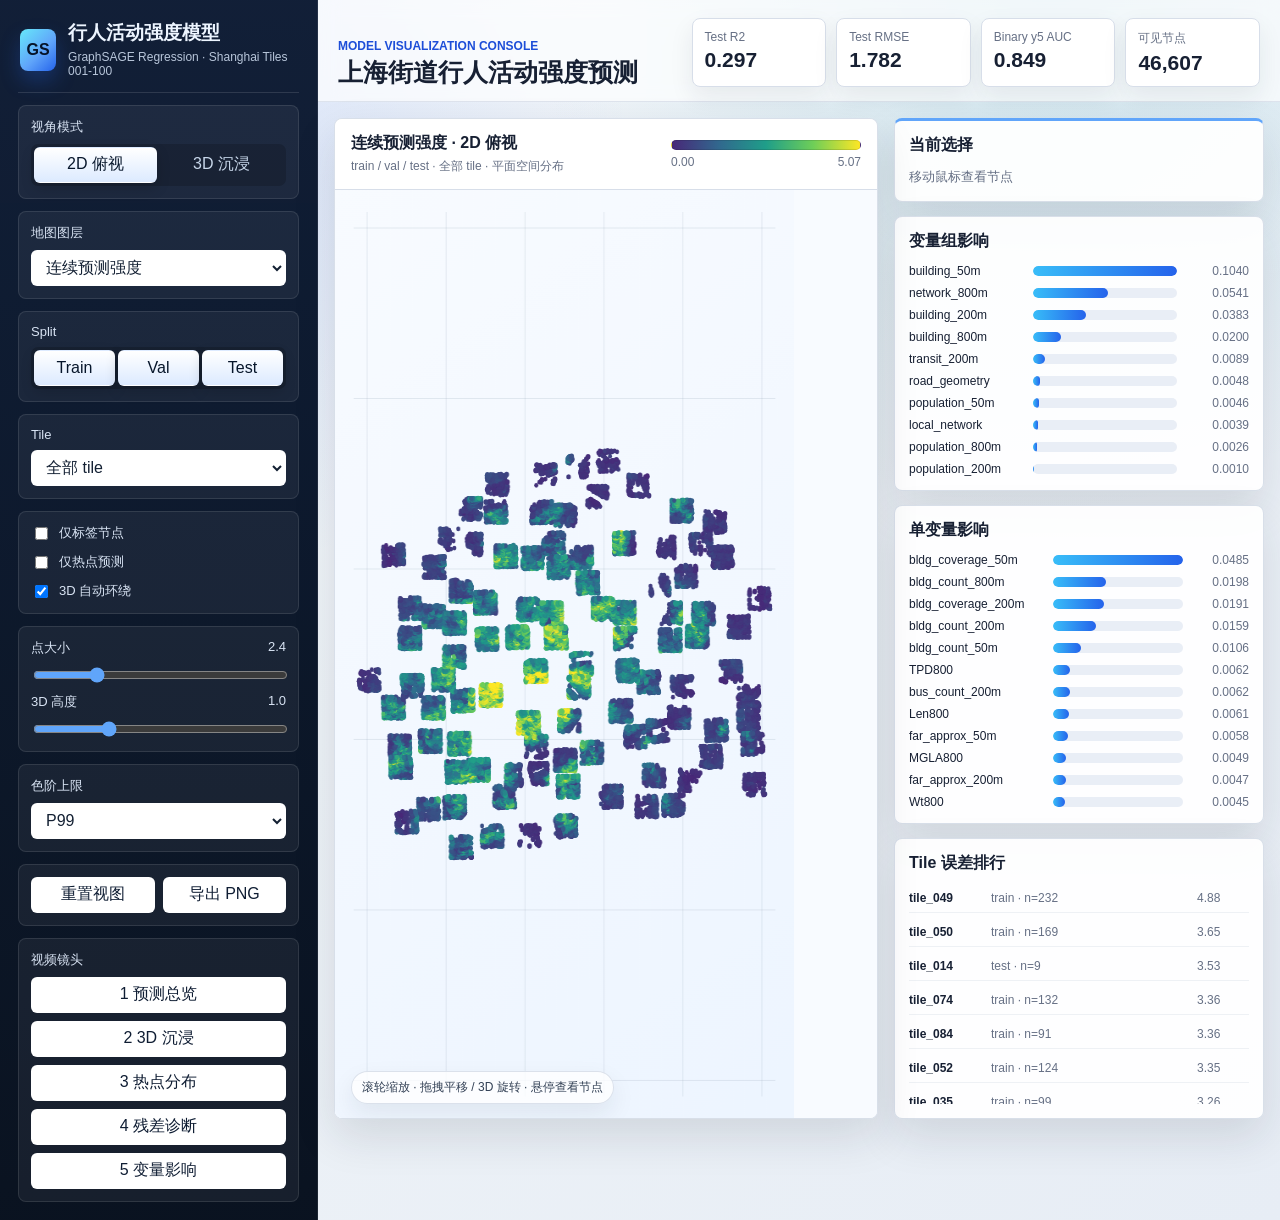
<file: GraphSAGE_行人强度可视化_便携版_20260703_150628/index.html>
<!doctype html>
<html lang="zh-CN">
  <head>
    <meta charset="utf-8" />
    <meta name="viewport" content="width=device-width, initial-scale=1" />
    <title>GraphSAGE 行人活动强度可视化</title>
    <link rel="stylesheet" href="./styles.css" />
  </head>
  <body>
    <div class="app-shell">
      <aside class="sidebar">
        <header class="brand">
          <div class="brand-mark">GS</div>
          <div>
            <h1>行人活动强度模型</h1>
            <p>GraphSAGE Regression · Shanghai Tiles 001-100</p>
          </div>
        </header>

        <section class="control-card">
          <span class="label">视角模式</span>
          <div class="segmented view-switch" id="viewButtons">
            <button type="button" data-view="2d" class="active">2D 俯视</button>
            <button type="button" data-view="3d">3D 沉浸</button>
          </div>
        </section>

        <section class="control-card">
          <label for="layerSelect">地图图层</label>
          <select id="layerSelect">
            <option value="pred">连续预测强度</option>
            <option value="true">真实标签强度</option>
            <option value="residual">残差</option>
            <option value="absError">绝对误差</option>
            <option value="y5Score">y >= 5 热点分数</option>
            <option value="y3Score">y >= 3 中高分数</option>
            <option value="y5Class">y >= 5 分类</option>
            <option value="y3Class">y >= 3 分类</option>
          </select>
        </section>

        <section class="control-card">
          <span class="label">Split</span>
          <div class="segmented" id="splitButtons">
            <button type="button" data-split="train" class="active">Train</button>
            <button type="button" data-split="val" class="active">Val</button>
            <button type="button" data-split="test" class="active">Test</button>
          </div>
        </section>

        <section class="control-card">
          <label for="tileSelect">Tile</label>
          <select id="tileSelect"></select>
        </section>

        <section class="control-card check-row">
          <label><input id="labeledOnly" type="checkbox" /> 仅标签节点</label>
          <label><input id="hotspotOnly" type="checkbox" /> 仅热点预测</label>
          <label><input id="autoOrbit" type="checkbox" checked /> 3D 自动环绕</label>
        </section>

        <section class="control-card sliders">
          <label for="pointSize">点大小 <span id="pointSizeValue">2.4</span></label>
          <input id="pointSize" type="range" min="1" max="7" step="0.2" value="2.4" />
          <label for="heightScale">3D 高度 <span id="heightScaleValue">1.0</span></label>
          <input id="heightScale" type="range" min="0.2" max="3" step="0.1" value="1" />
        </section>

        <section class="control-card">
          <label for="colorMax">色阶上限</label>
          <select id="colorMax">
            <option value="auto">自动</option>
            <option value="p95">P95</option>
            <option value="p99" selected>P99</option>
            <option value="fixed5">5</option>
            <option value="fixed10">10</option>
          </select>
        </section>

        <section class="control-card button-grid">
          <button id="resetView" type="button">重置视图</button>
          <button id="exportPng" type="button">导出 PNG</button>
        </section>

        <section class="control-card">
          <span class="label">视频镜头</span>
          <div class="shot-list">
            <button type="button" data-shot="overview">1 预测总览</button>
            <button type="button" data-shot="immersive">2 3D 沉浸</button>
            <button type="button" data-shot="hotspot">3 热点分布</button>
            <button type="button" data-shot="residual">4 残差诊断</button>
            <button type="button" data-shot="importance">5 变量影响</button>
          </div>
        </section>
      </aside>

      <main class="workspace">
        <section class="hero">
          <div>
            <p class="eyebrow">Model Visualization Console</p>
            <h2>上海街道行人活动强度预测</h2>
          </div>
          <div class="metric-strip">
            <div class="metric">
              <span>Test R2</span>
              <strong id="metricR2">-</strong>
            </div>
            <div class="metric">
              <span>Test RMSE</span>
              <strong id="metricRmse">-</strong>
            </div>
            <div class="metric">
              <span>Binary y5 AUC</span>
              <strong id="metricY5">-</strong>
            </div>
            <div class="metric">
              <span>可见节点</span>
              <strong id="visibleCount">-</strong>
            </div>
          </div>
        </section>

        <section class="main-grid">
          <div class="map-panel">
            <div class="panel-toolbar">
              <div>
                <h2 id="mapTitle">连续预测强度</h2>
                <p id="mapSubtitle">2D top-down spatial view</p>
              </div>
              <div class="legend" id="legend"></div>
            </div>
            <canvas id="mapCanvas" width="1280" height="880"></canvas>
            <div class="scene-hint" id="sceneHint">滚轮缩放 · 拖拽平移 / 3D 旋转 · 悬停查看节点</div>
            <div class="tooltip" id="tooltip"></div>
          </div>

          <aside class="inspector">
            <section class="panel selection-panel">
              <h2>当前选择</h2>
              <div id="selectionDetails" class="details">移动鼠标查看节点</div>
            </section>

            <section class="panel">
              <h2>变量组影响</h2>
              <div id="groupBars" class="bars"></div>
            </section>

            <section class="panel">
              <h2>单变量影响</h2>
              <div id="featureBars" class="bars compact"></div>
            </section>

            <section class="panel">
              <h2>Tile 误差排行</h2>
              <div id="tileList" class="tile-list"></div>
            </section>
          </aside>
        </section>
      </main>
    </div>

    <script src="./data/app_data.js"></script>
    <script src="./app.js"></script>
  </body>
</html>
</file>
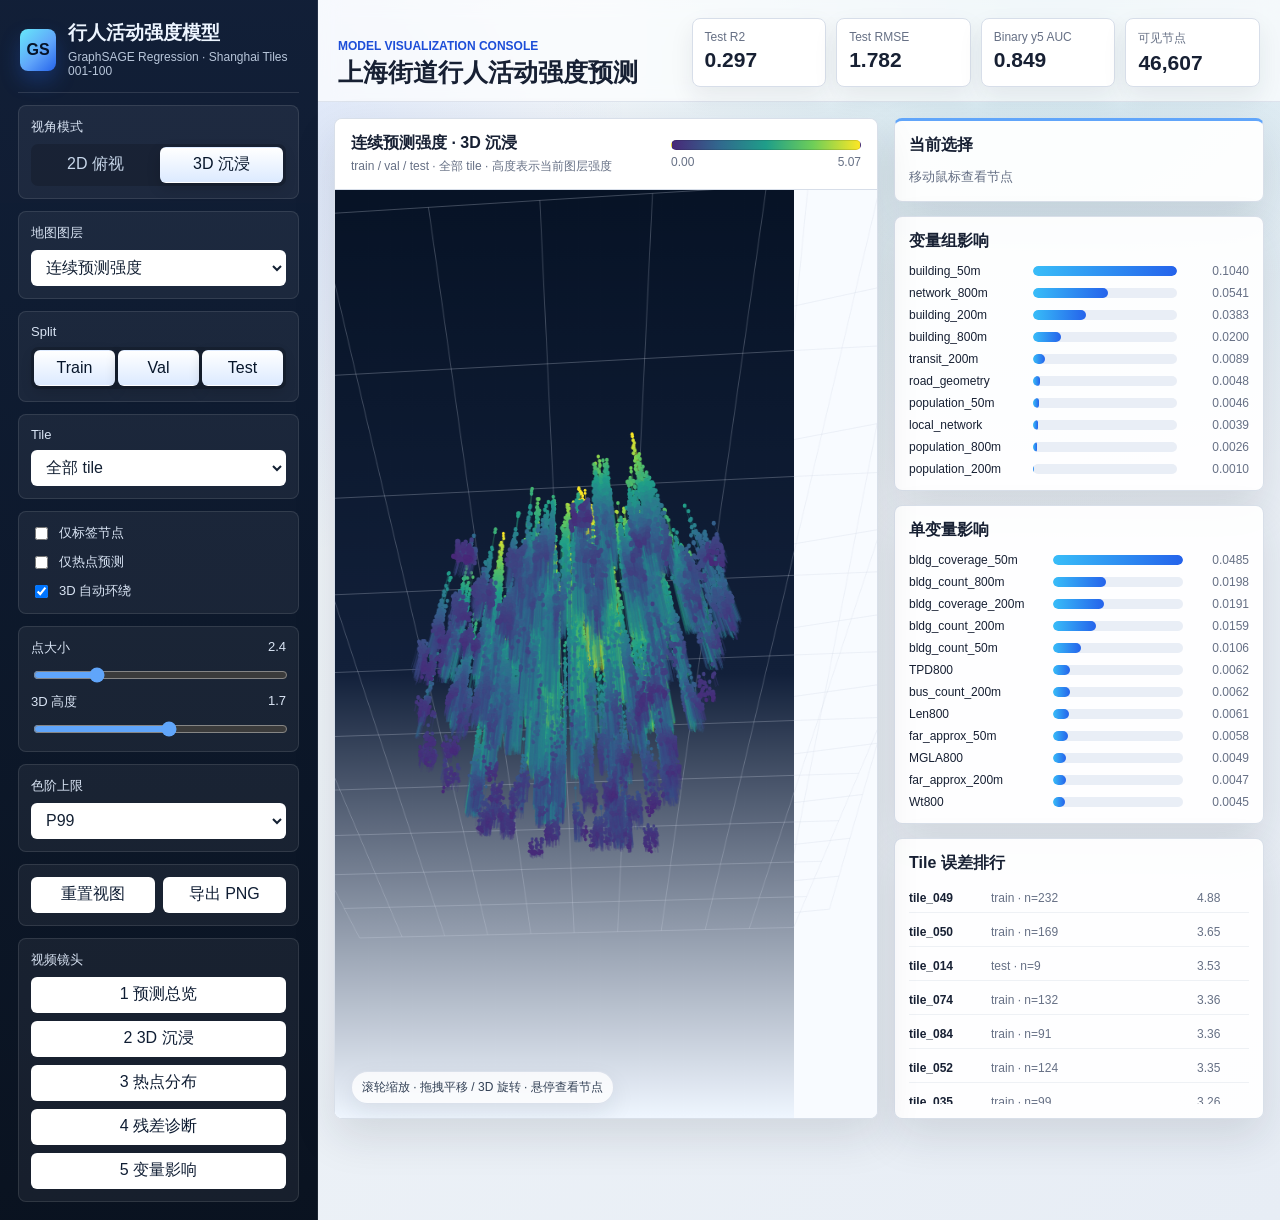
<file: GraphSAGE_行人强度可视化_便携版_20260703_150628/open_3d.html>
<!doctype html>
<html lang="zh-CN">
  <head>
    <meta charset="utf-8" />
    <title>打开 3D 沉浸视图</title>
    <meta http-equiv="refresh" content="0; url=index.html#3d" />
  </head>
  <body>
    <p>正在打开 3D 沉浸视图。若没有自动跳转，请点击 <a href="index.html#3d">index.html#3d</a>。</p>
    <script>
      window.location.replace("index.html#3d");
    </script>
  </body>
</html>
</file>
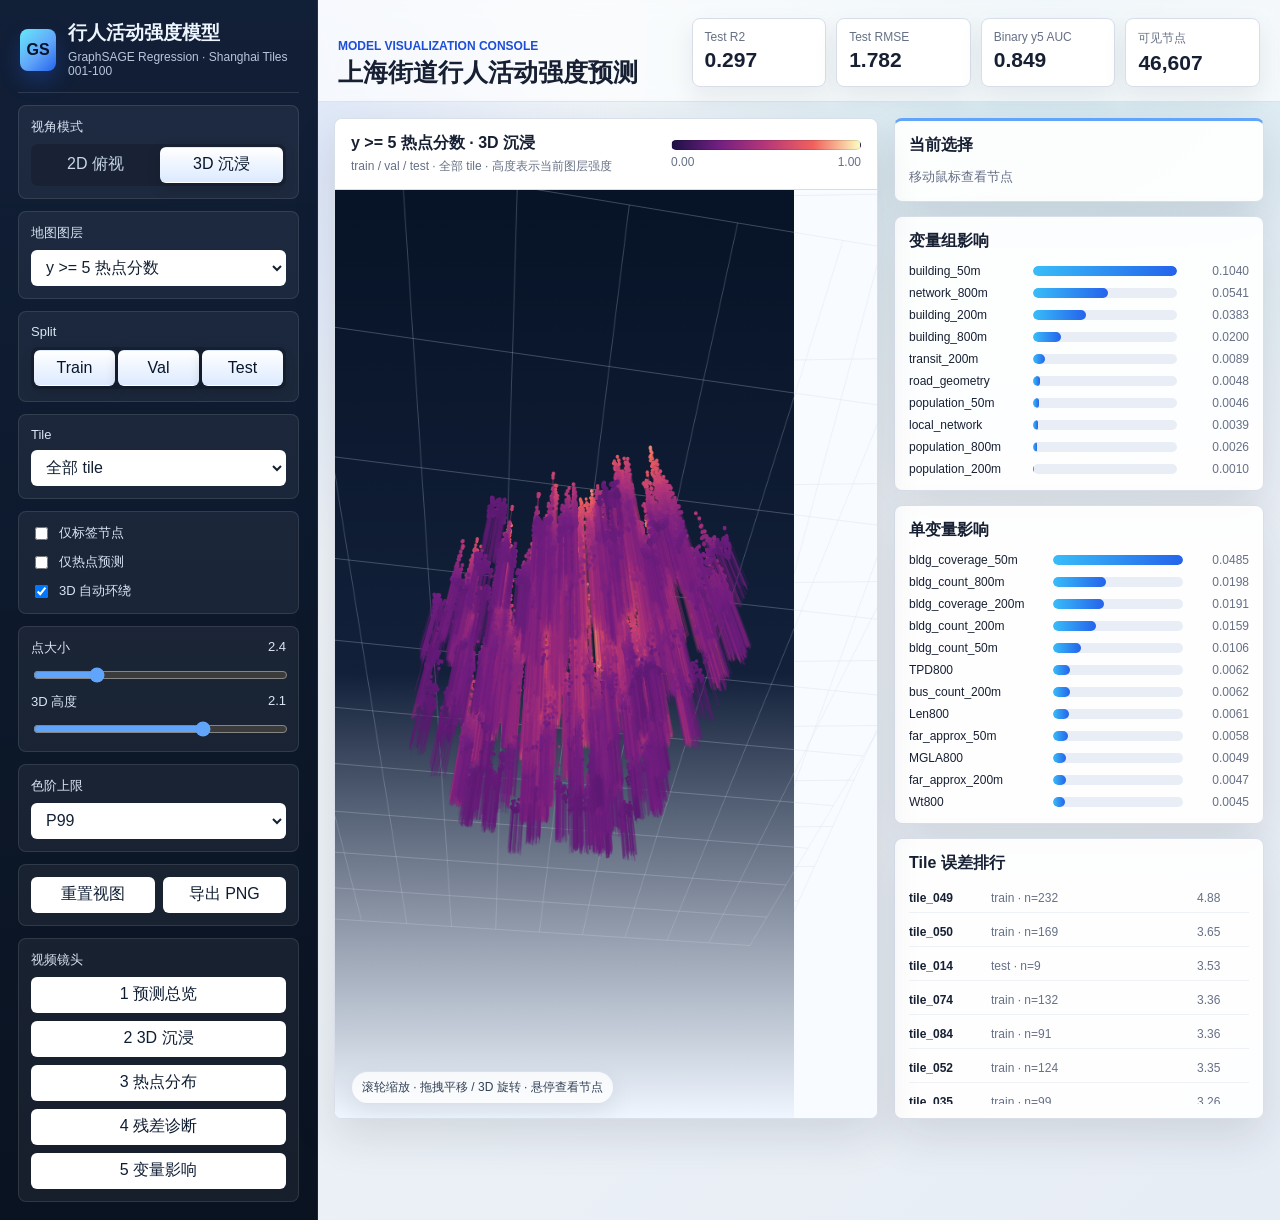
<file: GraphSAGE_行人强度可视化_便携版_20260703_150628/open_hotspot_3d.html>
<!doctype html>
<html lang="zh-CN">
  <head>
    <meta charset="utf-8" />
    <title>打开热点 3D 视图</title>
    <meta http-equiv="refresh" content="0; url=index.html#hotspot" />
  </head>
  <body>
    <p>正在打开热点 3D 视图。若没有自动跳转，请点击 <a href="index.html#hotspot">index.html#hotspot</a>。</p>
    <script>
      window.location.replace("index.html#hotspot");
    </script>
  </body>
</html>
</file>
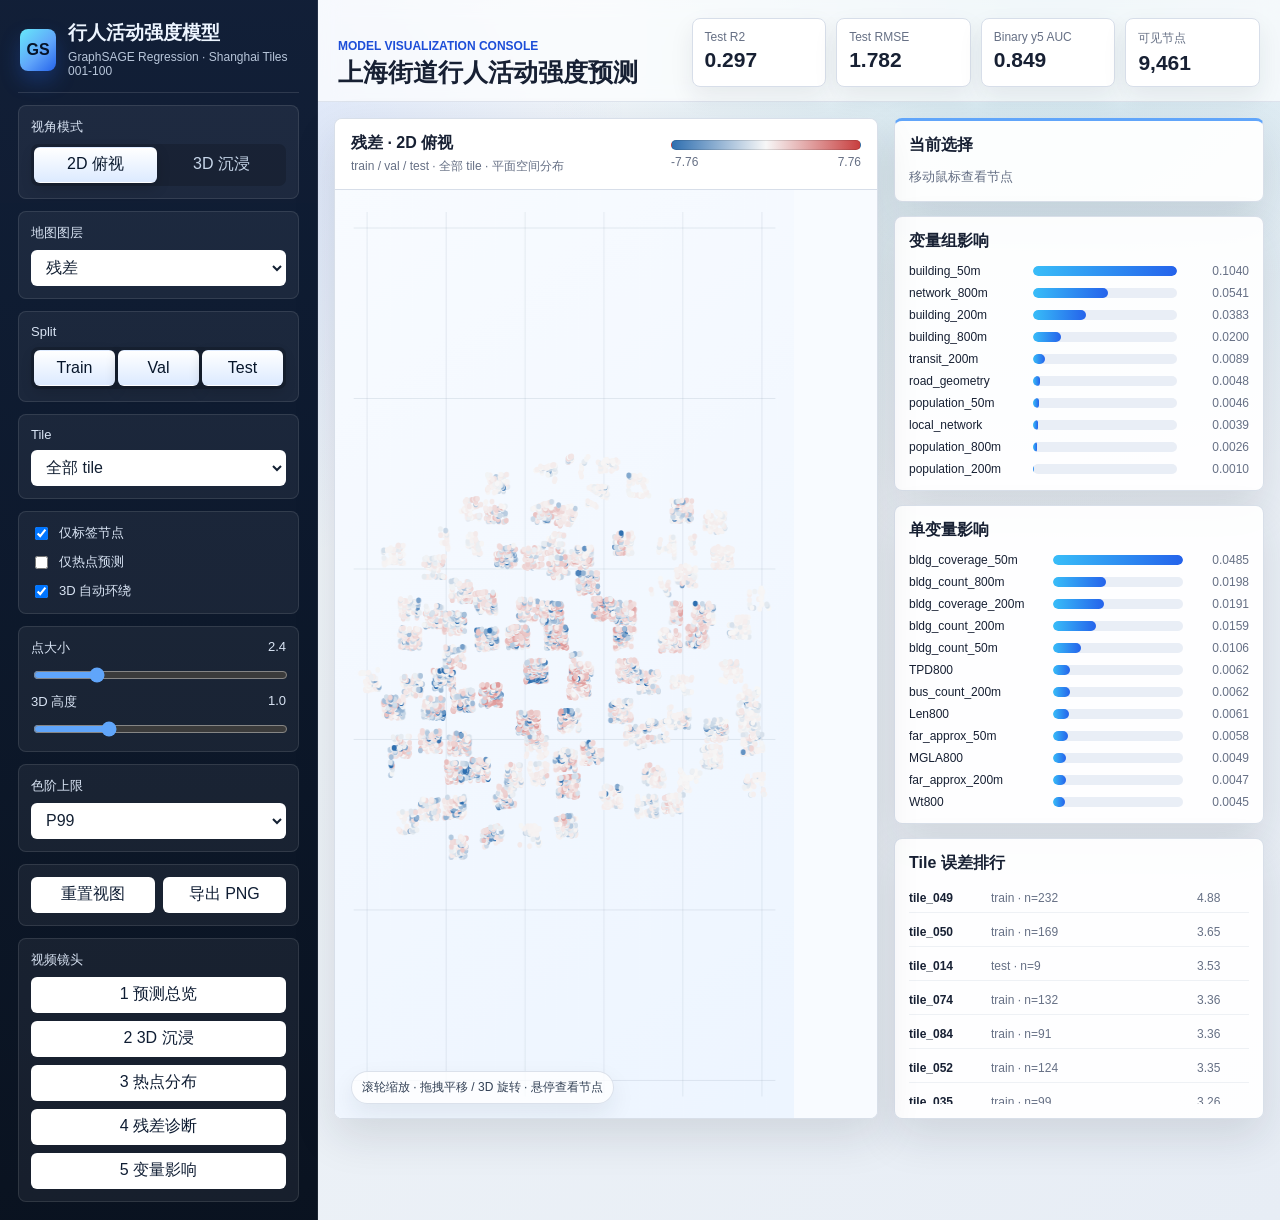
<file: GraphSAGE_行人强度可视化_便携版_20260703_150628/open_residual_2d.html>
<!doctype html>
<html lang="zh-CN">
  <head>
    <meta charset="utf-8" />
    <title>打开残差诊断视图</title>
    <meta http-equiv="refresh" content="0; url=index.html#residual" />
  </head>
  <body>
    <p>正在打开残差诊断视图。若没有自动跳转，请点击 <a href="index.html#residual">index.html#residual</a>。</p>
    <script>
      window.location.replace("index.html#residual");
    </script>
  </body>
</html>
</file>
<file: GraphSAGE_行人强度可视化_便携版_20260703_150628/styles.css>
:root {
  --bg: #eef2f7;
  --panel: rgba(255, 255, 255, 0.92);
  --panel-solid: #ffffff;
  --ink: #172033;
  --muted: #667085;
  --line: #d7dee9;
  --blue: #2563eb;
  --blue-2: #1d4ed8;
  --cyan: #0891b2;
  --red: #d04b4b;
  --orange: #ea7a2a;
  --green: #2f8f62;
  --shadow: 0 18px 44px rgba(22, 32, 51, 0.12);
  --soft-shadow: 0 10px 24px rgba(22, 32, 51, 0.08);
}

* {
  box-sizing: border-box;
}

body {
  margin: 0;
  color: var(--ink);
  font-family: Inter, "Segoe UI", Arial, "Microsoft YaHei", sans-serif;
  letter-spacing: 0;
  background:
    radial-gradient(circle at 16% 12%, rgba(37, 99, 235, 0.13), transparent 28%),
    radial-gradient(circle at 82% 0%, rgba(8, 145, 178, 0.12), transparent 32%),
    linear-gradient(135deg, #f7f9fc 0%, #edf2f7 42%, #e7edf5 100%);
}

button,
select,
input {
  font: inherit;
}

.app-shell {
  display: grid;
  grid-template-columns: 318px minmax(0, 1fr);
  min-height: 100vh;
}

.sidebar {
  color: #edf5ff;
  padding: 18px;
  display: flex;
  flex-direction: column;
  gap: 12px;
  background:
    linear-gradient(180deg, rgba(17, 31, 55, 0.97), rgba(10, 18, 32, 0.98)),
    #111f37;
  border-right: 1px solid rgba(255, 255, 255, 0.08);
}

.brand {
  display: flex;
  gap: 12px;
  align-items: center;
  padding: 4px 2px 14px;
  border-bottom: 1px solid rgba(255, 255, 255, 0.12);
}

.brand-mark {
  width: 42px;
  height: 42px;
  display: grid;
  place-items: center;
  border-radius: 8px;
  background: linear-gradient(135deg, #67e8f9, #60a5fa 56%, #2563eb);
  color: #061329;
  font-weight: 800;
  box-shadow: 0 10px 20px rgba(37, 99, 235, 0.28);
}

.brand h1 {
  margin: 0;
  font-size: 19px;
  line-height: 1.2;
}

.brand p {
  margin: 5px 0 0;
  color: #b8c6da;
  font-size: 12px;
}

.control-card {
  display: flex;
  flex-direction: column;
  gap: 8px;
  padding: 12px;
  border: 1px solid rgba(255, 255, 255, 0.1);
  border-radius: 8px;
  background: rgba(255, 255, 255, 0.055);
}

.label,
.control-card label {
  color: #d9e4f4;
  font-size: 13px;
}

select,
button {
  border: 1px solid transparent;
  border-radius: 6px;
  min-height: 36px;
}

select {
  width: 100%;
  color: #132033;
  background: #ffffff;
  padding: 0 10px;
  outline: none;
}

select:focus,
button:focus-visible {
  outline: 2px solid #7dd3fc;
  outline-offset: 2px;
}

.segmented {
  display: grid;
  grid-template-columns: repeat(3, 1fr);
  gap: 3px;
  padding: 3px;
  border-radius: 7px;
  background: rgba(0, 0, 0, 0.18);
}

.view-switch {
  grid-template-columns: 1fr 1fr;
}

.segmented button {
  color: #c8d7ea;
  background: transparent;
  cursor: pointer;
}

.segmented button.active {
  color: #07162b;
  background: linear-gradient(180deg, #ffffff, #dceaff);
  box-shadow: 0 5px 14px rgba(0, 0, 0, 0.16);
}

.check-row {
  gap: 10px;
}

.check-row label {
  display: flex;
  align-items: center;
  gap: 8px;
}

.sliders label {
  display: flex;
  justify-content: space-between;
  gap: 12px;
}

input[type="range"] {
  width: 100%;
  accent-color: #60a5fa;
}

.button-grid {
  display: grid;
  grid-template-columns: 1fr 1fr;
  gap: 8px;
}

.button-grid button,
.shot-list button {
  color: #0f1d33;
  background: #ffffff;
  cursor: pointer;
  transition: transform 140ms ease, background 140ms ease, box-shadow 140ms ease;
}

.button-grid button:hover,
.shot-list button:hover {
  background: #eaf2ff;
  box-shadow: 0 8px 18px rgba(37, 99, 235, 0.16);
  transform: translateY(-1px);
}

.shot-list {
  display: grid;
  grid-template-columns: 1fr;
  gap: 8px;
}

.workspace {
  min-width: 0;
  display: flex;
  flex-direction: column;
}

.hero {
  display: grid;
  grid-template-columns: minmax(260px, 0.95fr) minmax(460px, 1.6fr);
  gap: 16px;
  align-items: end;
  padding: 18px 20px 14px;
  border-bottom: 1px solid rgba(215, 222, 233, 0.8);
  background: rgba(255, 255, 255, 0.68);
  backdrop-filter: blur(10px);
}

.eyebrow {
  margin: 0 0 5px;
  color: var(--blue-2);
  font-size: 12px;
  font-weight: 700;
  text-transform: uppercase;
}

.hero h2 {
  margin: 0;
  font-size: 25px;
  line-height: 1.18;
}

.metric-strip {
  display: grid;
  grid-template-columns: repeat(4, minmax(112px, 1fr));
  gap: 10px;
}

.metric {
  background: var(--panel-solid);
  border: 1px solid var(--line);
  border-radius: 8px;
  padding: 11px 12px;
  box-shadow: var(--soft-shadow);
}

.metric span {
  display: block;
  color: var(--muted);
  font-size: 12px;
}

.metric strong {
  display: block;
  margin-top: 4px;
  font-size: 21px;
  font-variant-numeric: tabular-nums;
}

.main-grid {
  display: grid;
  grid-template-columns: minmax(0, 1fr) 370px;
  gap: 16px;
  padding: 16px;
  min-height: 0;
}

.map-panel,
.panel {
  background: var(--panel);
  border: 1px solid rgba(215, 222, 233, 0.96);
  border-radius: 8px;
  box-shadow: var(--shadow);
}

.map-panel {
  position: relative;
  min-height: 720px;
  display: flex;
  flex-direction: column;
  overflow: hidden;
}

.panel-toolbar {
  display: flex;
  align-items: center;
  justify-content: space-between;
  gap: 12px;
  padding: 14px 16px;
  border-bottom: 1px solid var(--line);
  background: rgba(255, 255, 255, 0.84);
}

.panel-toolbar h2,
.panel h2 {
  margin: 0;
  font-size: 16px;
}

.panel-toolbar p {
  margin: 4px 0 0;
  color: var(--muted);
  font-size: 12px;
}

#mapCanvas {
  width: 100%;
  height: 100%;
  min-height: 660px;
  display: block;
  cursor: grab;
  background: #f8fbff;
}

#mapCanvas.dragging {
  cursor: grabbing;
}

.scene-hint {
  position: absolute;
  left: 16px;
  bottom: 14px;
  z-index: 2;
  padding: 7px 10px;
  border-radius: 999px;
  color: #324055;
  background: rgba(255, 255, 255, 0.78);
  border: 1px solid rgba(215, 222, 233, 0.9);
  font-size: 12px;
  box-shadow: var(--soft-shadow);
}

.legend {
  min-width: 190px;
  color: var(--muted);
  font-size: 12px;
}

.legend-gradient {
  height: 10px;
  border-radius: 999px;
  border: 1px solid rgba(0, 0, 0, 0.12);
  margin-bottom: 5px;
}

.legend-row {
  display: flex;
  justify-content: space-between;
}

.tooltip {
  position: absolute;
  pointer-events: none;
  display: none;
  z-index: 4;
  max-width: 280px;
  background: rgba(13, 22, 38, 0.94);
  color: #ffffff;
  border-radius: 8px;
  padding: 10px 11px;
  font-size: 12px;
  line-height: 1.5;
  box-shadow: var(--shadow);
}

.inspector {
  display: flex;
  flex-direction: column;
  gap: 14px;
  min-width: 0;
}

.panel {
  padding: 14px;
}

.selection-panel {
  border-top: 3px solid #60a5fa;
}

.details {
  margin-top: 10px;
  color: var(--muted);
  font-size: 13px;
  line-height: 1.65;
}

.bars {
  margin-top: 12px;
  display: flex;
  flex-direction: column;
  gap: 8px;
}

.bar-row {
  display: grid;
  grid-template-columns: 116px minmax(0, 1fr) 64px;
  gap: 8px;
  align-items: center;
  font-size: 12px;
}

.compact .bar-row {
  grid-template-columns: 136px minmax(0, 1fr) 58px;
}

.bar-label {
  overflow: hidden;
  white-space: nowrap;
  text-overflow: ellipsis;
}

.bar-track {
  height: 10px;
  border-radius: 999px;
  background: #e9eef6;
  overflow: hidden;
}

.bar-fill {
  height: 100%;
  border-radius: 999px;
  background: linear-gradient(90deg, #38bdf8, #2563eb);
}

.bar-value {
  color: var(--muted);
  text-align: right;
  font-variant-numeric: tabular-nums;
}

.tile-list {
  margin-top: 10px;
  max-height: 220px;
  overflow: auto;
  display: flex;
  flex-direction: column;
  gap: 5px;
}

.tile-row {
  display: grid;
  grid-template-columns: 74px 1fr 52px;
  gap: 8px;
  padding: 7px 0;
  border-bottom: 1px solid #eef1f5;
  font-size: 12px;
}

.tile-row strong {
  font-size: 12px;
}

.tile-row span {
  color: var(--muted);
}

@media (max-width: 1180px) {
  .app-shell {
    grid-template-columns: 1fr;
  }

  .sidebar {
    display: grid;
    grid-template-columns: repeat(2, minmax(0, 1fr));
  }

  .brand {
    grid-column: 1 / -1;
  }

  .hero {
    grid-template-columns: 1fr;
  }

  .main-grid {
    grid-template-columns: 1fr;
  }
}

@media (max-width: 720px) {
  .sidebar,
  .metric-strip {
    grid-template-columns: 1fr;
  }

  .main-grid {
    padding: 10px;
  }

  .hero {
    padding: 14px 12px;
  }
}
</file>
